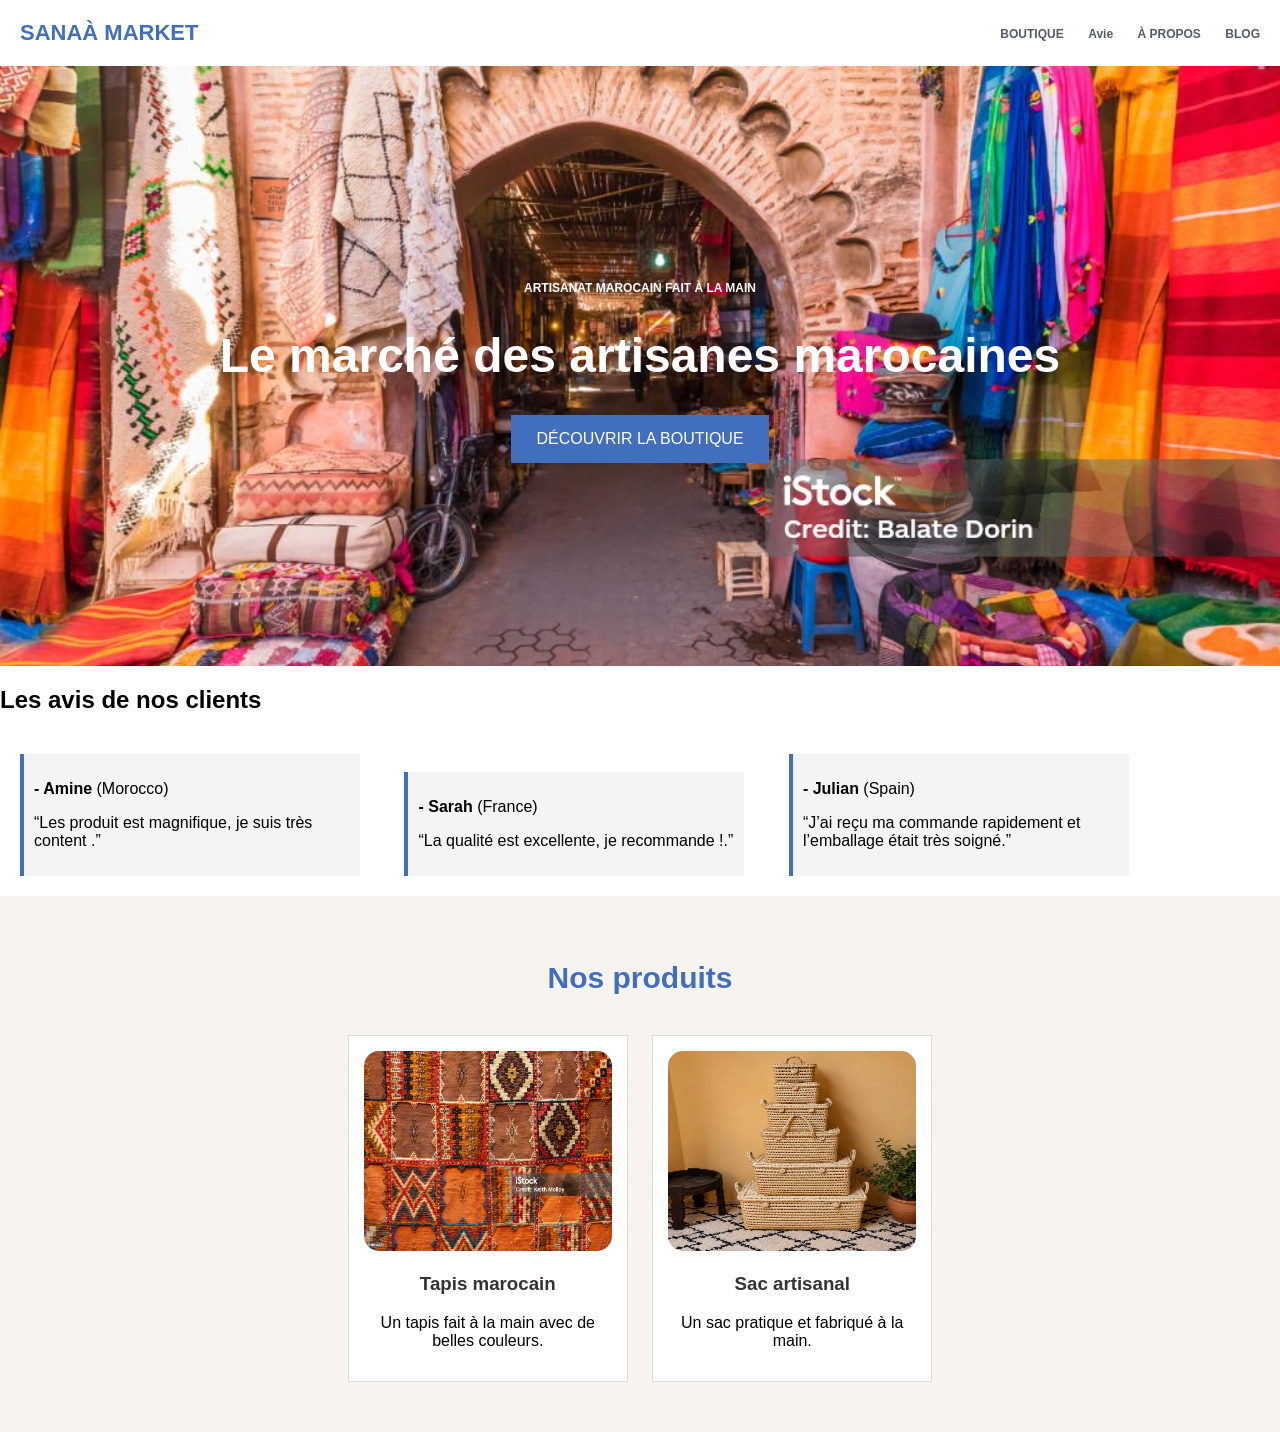
<file: index.html>
<!doctype html>
<html lang="fr">
  <head>
    <meta charset="UTF-8" />
    <meta name="viewport" content="width=device-width, initial-scale=1.0" />
    <title>Sanaà Market</title>
    <link rel="stylesheet" href="style.css" />
  </head>
  <body>
    <header>
      <a class="logo" href="#">SANAÀ MARKET</a>

      <nav>
        <a href="#boutique">BOUTIQUE</a>
        <a href="#avie">Avie</a>
        <a href="#">À PROPOS</a>
        <a href="#">BLOG</a>
      </nav>
    </header>

    <main class="hero">
      <div class="hero-text">
        <p>ARTISANAT MAROCAIN FAIT À LA MAIN</p>
        <h1>Le marché des artisanes marocaines</h1>
        <a class="button" href="#boutique">DÉCOUVRIR LA BOUTIQUE</a>
      </div>
    </main>

    <div id="avie">
      <h2>Les avis de nos clients</h2>

      <div class="review-card">
        <p><strong>- Amine</strong> (Morocco)</p>
        <p>“Les produit est magnifique, je suis très content .”</p>
      </div>

      <div class="review-card">
        <p><strong>- Sarah</strong> (France)</p>
        <p>“La qualité est excellente, je recommande !.”</p>
      </div>

      <div class="review-card">
        <p><strong>- Julian</strong> (Spain)</p>
        <p>
          “J’ai reçu ma commande rapidement et l’emballage était très soigné.”
        </p>
      </div>
    </div>

    <section class="produit" id="boutique">
      <h2>Nos produits</h2>

      <div class="sac">
        <img src="image/tapis.jpg" alt="Tapis marocain" />
        <h3>Tapis marocain</h3>
        <p>Un tapis fait à la main avec de belles couleurs.</p>
      </div>

      <div class="sac">
        <img src="image/sac.webp" alt="Sac artisanal" />
        <h3>Sac artisanal</h3>
        <p>Un sac pratique et fabriqué à la main.</p>
      </div>
    </section>
  </body>
</html>
</file>
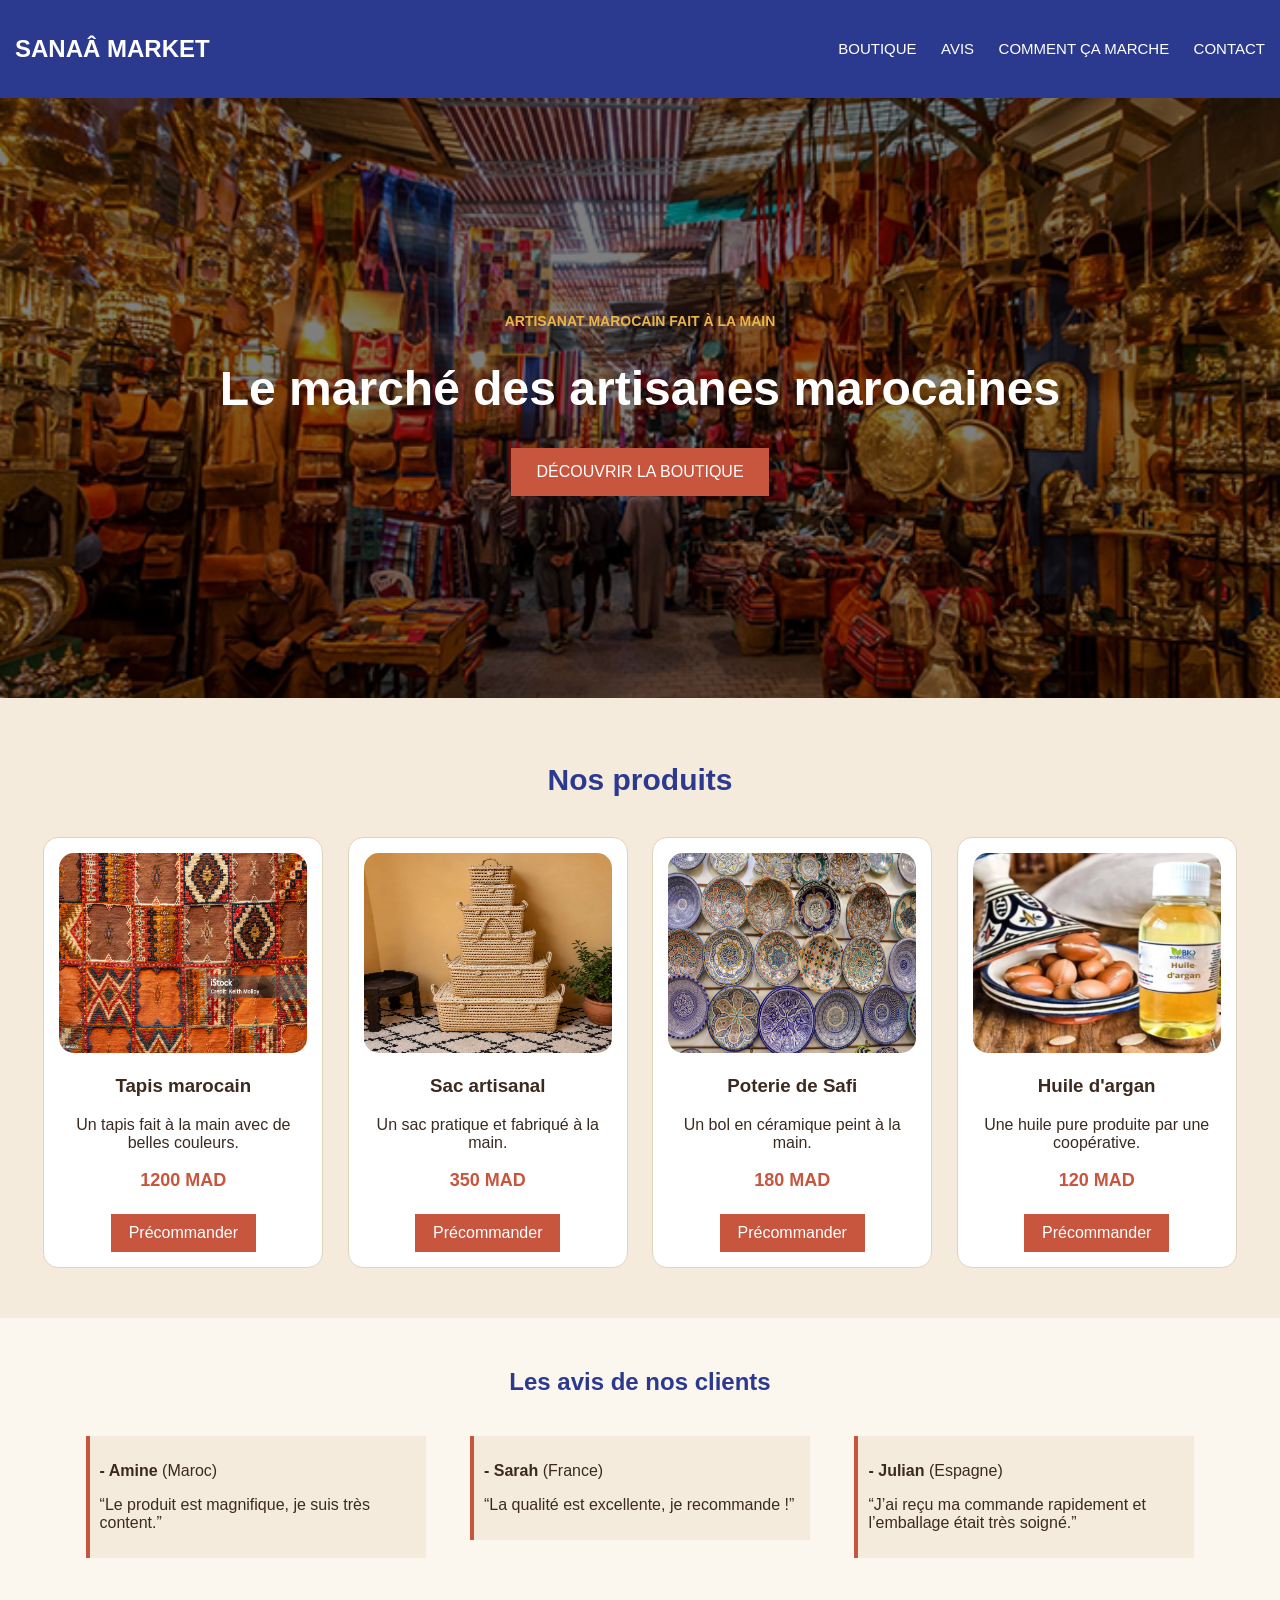
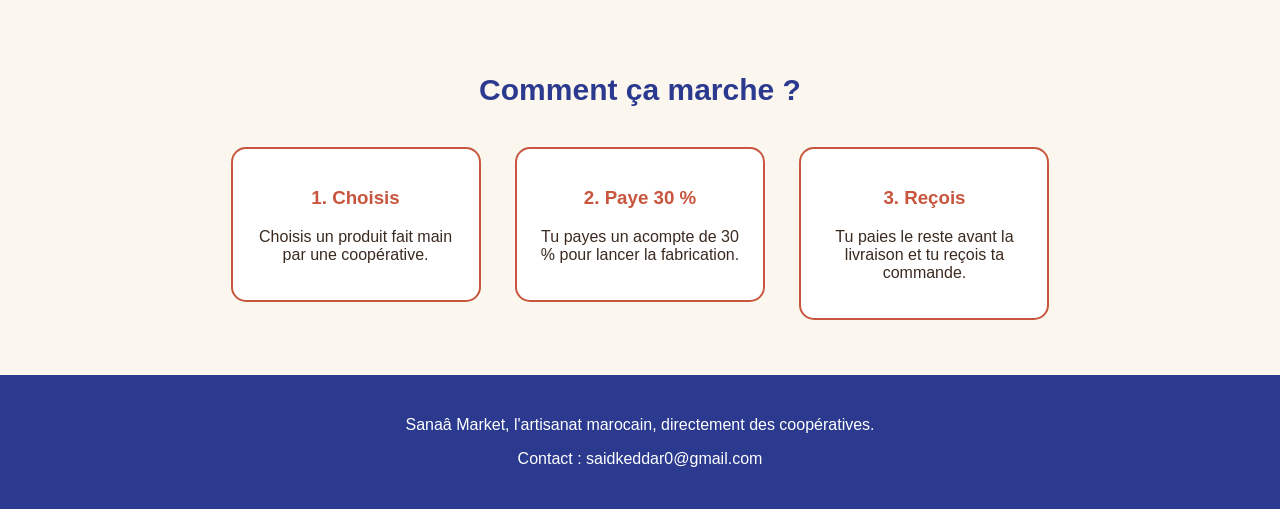
<file: Realisation HTML CSS/index.html>
<!doctype html>
<html lang="fr">
  <head>
    <meta charset="UTF-8" />
    <meta name="viewport" content="width=device-width, initial-scale=1.0" />
    <title>Sanaâ Market</title>
    <link rel="stylesheet" href="style.css" />
  </head>
  <body>
    <header>
      <h2>SANAÂ MARKET</h2>
      <nav>
        <a href="#boutique">BOUTIQUE</a>
        <a href="#avis">AVIS</a>
        <a href="#comment">COMMENT ÇA MARCHE</a>
        <a href="#contact">CONTACT</a>
      </nav>
    </header>

    <main class="hero">
      <div class="hero-text">
        <p>ARTISANAT MAROCAIN FAIT À LA MAIN</p>
        <h1>Le marché des artisanes marocaines</h1>
        <a class="button" href="#boutique">DÉCOUVRIR LA BOUTIQUE</a>
      </div>
    </main>

    <section class="produit" id="boutique">
      <h2>Nos produits</h2>

      <div class="sac">
        <img src="image/tapis.jpg" alt="Tapis marocain" />
        <h3>Tapis marocain</h3>
        <p>Un tapis fait à la main avec de belles couleurs.</p>
        <p class="prix">1200 MAD</p>
        <a class="button" href="#contact">Précommander</a>
      </div>

      <div class="sac">
        <img src="image/sac.webp" alt="Sac artisanal" />
        <h3>Sac artisanal</h3>
        <p>Un sac pratique et fabriqué à la main.</p>
        <p class="prix">350 MAD</p>
        <a class="button" href="#contact">Précommander</a>
      </div>

      <div class="sac">
        <img src="image/Poterie-de-Safi.jpg" alt="Poterie de Safi" />
        <h3>Poterie de Safi</h3>
        <p>Un bol en céramique peint à la main.</p>
        <p class="prix">180 MAD</p>
        <a class="button" href="#contact">Précommander</a>
      </div>

      <div class="sac">
        <img src="image/Huile-d'argan.jpg" alt="Huile d'argan" />
        <h3>Huile d'argan</h3>
        <p>Une huile pure produite par une coopérative.</p>
        <p class="prix">120 MAD</p>
        <a class="button" href="#contact">Précommander</a>
      </div>
    </section>

    <div id="avis">
      <h2>Les avis de nos clients</h2>

      <div class="card">
        <p><strong>- Amine</strong> (Maroc)</p>
        <p>“Le produit est magnifique, je suis très content.”</p>
      </div>

      <div class="card">
        <p><strong>- Sarah</strong> (France)</p>
        <p>“La qualité est excellente, je recommande !”</p>
      </div>

      <div class="card">
        <p><strong>- Julian</strong> (Espagne)</p>
        <p>
          “J’ai reçu ma commande rapidement et l’emballage était très soigné.”
        </p>
      </div>
    </div>

    <section class="comment" id="comment">
      <h2>Comment ça marche ?</h2>

      <div class="etape">
        <h3>1. Choisis</h3>
        <p>Choisis un produit fait main par une coopérative.</p>
      </div>

      <div class="etape">
        <h3>2. Paye 30 %</h3>
        <p>Tu payes un acompte de 30 % pour lancer la fabrication.</p>
      </div>

      <div class="etape">
        <h3>3. Reçois</h3>
        <p>Tu paies le reste avant la livraison et tu reçois ta commande.</p>
      </div>
    </section>

    <footer id="contact">
      <p>Sanaâ Market, l'artisanat marocain, directement des coopératives.</p>
      <p>Contact : saidkeddar0@gmail.com</p>
    </footer>
  </body>
</html>
</file>
<file: style.css>
* {
  box-sizing: border-box;
}
body {
  margin: 0;
  font-family: Verdana, Geneva, Tahoma, sans-serif;
}
header {
  display: flex;
  justify-content: space-between;
  align-items: center;
  padding: 20px;
  background-color: white;
}
.logo {
  color: #416fbd;
  font-size: 22px;
  font-weight: bold;
  text-decoration: none;
}
nav a {
  margin-left: 20px;
  color: #555b68;
  font-size: 12px;
  font-weight: bold;
  text-decoration: none;
}
nav a:hover {
  color: #416fbd;
}
.hero {
  height: 600px;
  display: flex;
  justify-content: center;
  align-items: center;
  background-color: #76685a;
  background-image: url("image/souk.jpg");
  background-position: center;
  background-size: cover;
  color: white;
  text-align: center;
}
.hero-text {
  width: 900%;
}
.hero-text p {
  font-size: 12px;
  font-weight: bold;
}
h1 {
  font-size: 48px;
}
.button {
  display: inline-block;
  padding: 15px 25px;
  background-color: #416fbd;
  color: white;
  text-decoration: none;
}

.button:hover {
  background-color: #315999;
}
.contact {
  display: inline-block;
  margin: 20px;
  padding: 13px 18px;
  background-color: #416fbd;
  color: white;
  text-decoration: none;
}
#reviews {
  padding: 30px 15px;
  text-align: center;
}
.review-card {
  display: inline-block;
  width: 340px;
  padding: 10px;
  margin: 20px;
  background-color: #f4f4f4;
  border-left: 4px solid #416fbd;
  text-align: left;
}
img {
  width: 250px;
  height: 200px;
  border-radius: 15px;
  margin: 0 auto;
}
.produit {
  padding: 40px 20px;
  background-color: #f7f4ef;
  text-align: center;
}
.produit h2 {
  color: #416fbd;
  font-size: 30px;
  margin-bottom: 30px;
}
.sac {
  display: inline-block;
  width: 280px;
  margin: 10px;
  padding: 15px;
  background-color: white;
  border: 1px solid #dddddd;
  text-align: center;
}
.sac img {
  width: 100%;
  height: 200px;
}
.sac h3 {
  color: #333333;
}
</file>
<file: Realisation HTML CSS/style.css>
* {
  box-sizing: border-box;
}
body {
  margin: 0;
  font-family: sans-serif;
  color: #3b2a20;
  background-color: #fbf6ee;
}
header {
  display: flex;
  justify-content: space-between;
  align-items: center;
  color: white;
  padding: 15px;
  background-color: #2b3a8f;
}
nav a {
  margin-left: 20px;
  color: white;
  font-size: 15px;
  text-decoration: none;
}
nav a:hover {
  color: #e9b44c;
}
.hero {
  height: 600px;
  display: flex;
  justify-content: center;
  align-items: center;
  background-image: linear-gradient(rgba(0, 0, 0, 0.5), rgba(0, 0, 0, 0.5)),
    url("image/Artisanat-Marocaine.jpg");
  background-position: center;
  background-size: cover;
  object-fit: cover;
  color: white;
  text-align: center;
}
.hero-text {
  width: 90%;
}
.hero-text p {
  font-size: 14px;
  font-weight: bold;
  color: #e9b44c;
}
h1 {
  font-size: 48px;
}
.button {
  display: inline-block;
  padding: 15px 25px;
  background-color: #c8553d;
  color: white;
  text-decoration: none;
}
.button:hover {
  background-color: #a8412d;
}
#avis {
  padding: 30px 15px;
  text-align: center;
}
#avis h2 {
  color: #2b3a8f;
}
.card {
  display: inline-block;
  vertical-align: top;
  width: 340px;
  padding: 10px;
  margin: 20px;
  background-color: #f5ebdd;
  border-left: 4px solid #c8553d;
  text-align: left;
}
.produit {
  padding: 40px 20px;
  background-color: #f5ebdd;
  text-align: center;
}
.produit h2 {
  color: #2b3a8f;
  font-size: 30px;
  margin-bottom: 30px;
}
.sac {
  display: inline-block;
  vertical-align: top;
  width: 280px;
  margin: 10px;
  padding: 15px;
  background-color: white;
  border: 1px solid #e0d2bd;
  border-radius: 15px;
  text-align: center;
}
.sac img {
  width: 100%;
  height: 200px;
  border-radius: 15px;
}
.prix {
  color: #c8553d;
  font-weight: bold;
  font-size: 18px;
}
.sac .button {
  padding: 10px 18px;
  margin-top: 5px;
}
.comment {
  padding: 40px 20px;
  text-align: center;
}
.comment h2 {
  color: #2b3a8f;
  font-size: 30px;
}
.etape {
  display: inline-block;
  vertical-align: top;
  width: 250px;
  margin: 15px;
  padding: 20px;
  border: 2px solid #c8553d;
  border-radius: 15px;
  background-color: white;
}
.etape h3 {
  color: #c8553d;
}
footer {
  padding: 25px;
  background-color: #2b3a8f;
  color: white;
  text-align: center;
}
</file>
